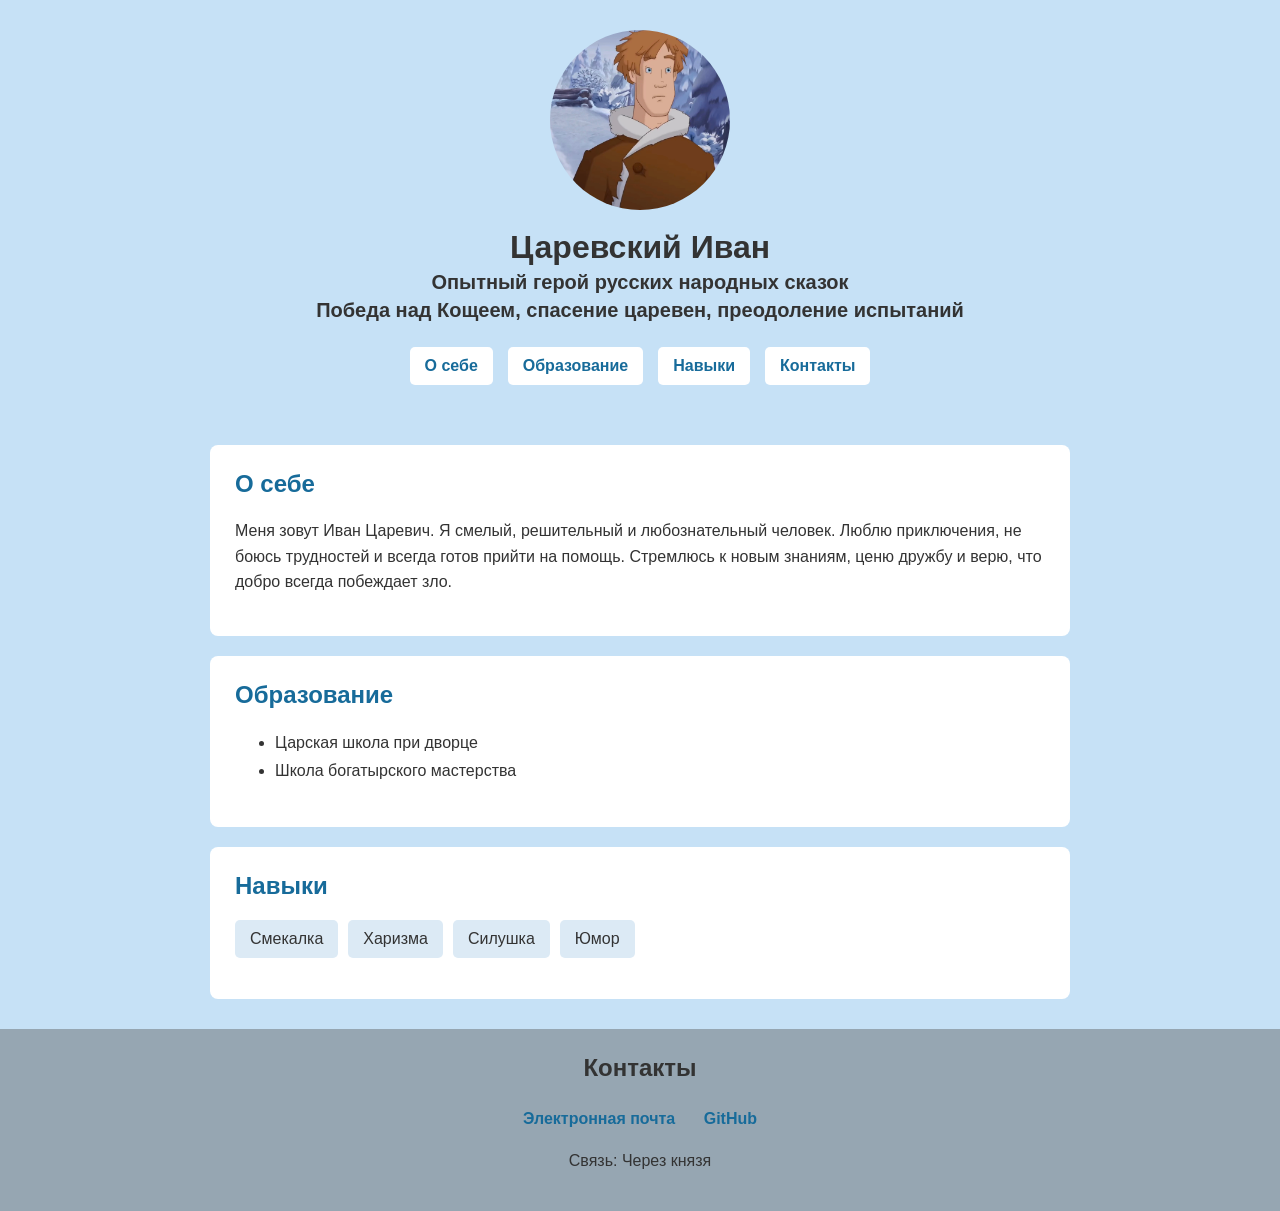
<file: task1/index.html>
<!DOCTYPE html>
<html lang="ru">
<head>
    <meta charset="UTF-8">
    <meta name="viewport" content="width=device-width, initial-scale=1">
    <title>Моё резюме</title>
    <link rel="stylesheet" href="style.css">
</head>
<body>

    <header>
        <img src="images/ivan.jpg" alt="Моя фотография">
        <h1>Царевский Иван</h1>
        <h2>Опытный герой русских народных сказок</h2>
        <p>Победа над Кощеем, спасение царевен, преодоление испытаний</p>

        <nav>
            <a href="#about">О себе</a>
            <a href="#education">Образование</a>
            <a href="#skills">Навыки</a>
            <a href="#contacts">Контакты</a>
        </nav>
    </header>

    <main>
        <section id="about">
            <h2>О себе</h2>
            <p>
                Меня зовут Иван Царевич.
                Я смелый, решительный и любознательный человек.
                Люблю приключения, не боюсь трудностей и всегда готов прийти на помощь.
                Стремлюсь к новым знаниям, ценю дружбу и верю, что добро всегда побеждает зло.
            </p>
        </section>

        <section id="education">
            <h2>Образование</h2>
            <ul>
                <li>Царская школа при дворце</li>
                <li>Школа богатырского мастерства</li>
            </ul>
        </section>

        <section id="skills">
            <h2>Навыки</h2>
            <ul class="skills-list">
                <li class="skill">Смекалка</li>
                <li class="skill">Харизма</li>
                <li class="skill">Силушка</li>
                <li class="skill">Юмор</li>
            </ul>
        </section>
    </main>

    <footer id="contacts">
        <h2>Контакты</h2>

        <a href="mailto:ivantsarevich@gmail.com">
            Электронная почта
        </a>

        <a href="https://github.com/Y0r1ichi/web-course-2026/tree/main/task1">
            GitHub
        </a>

        <p>Связь: Через князя</p>
    </footer>

</body>
</html>
</file>
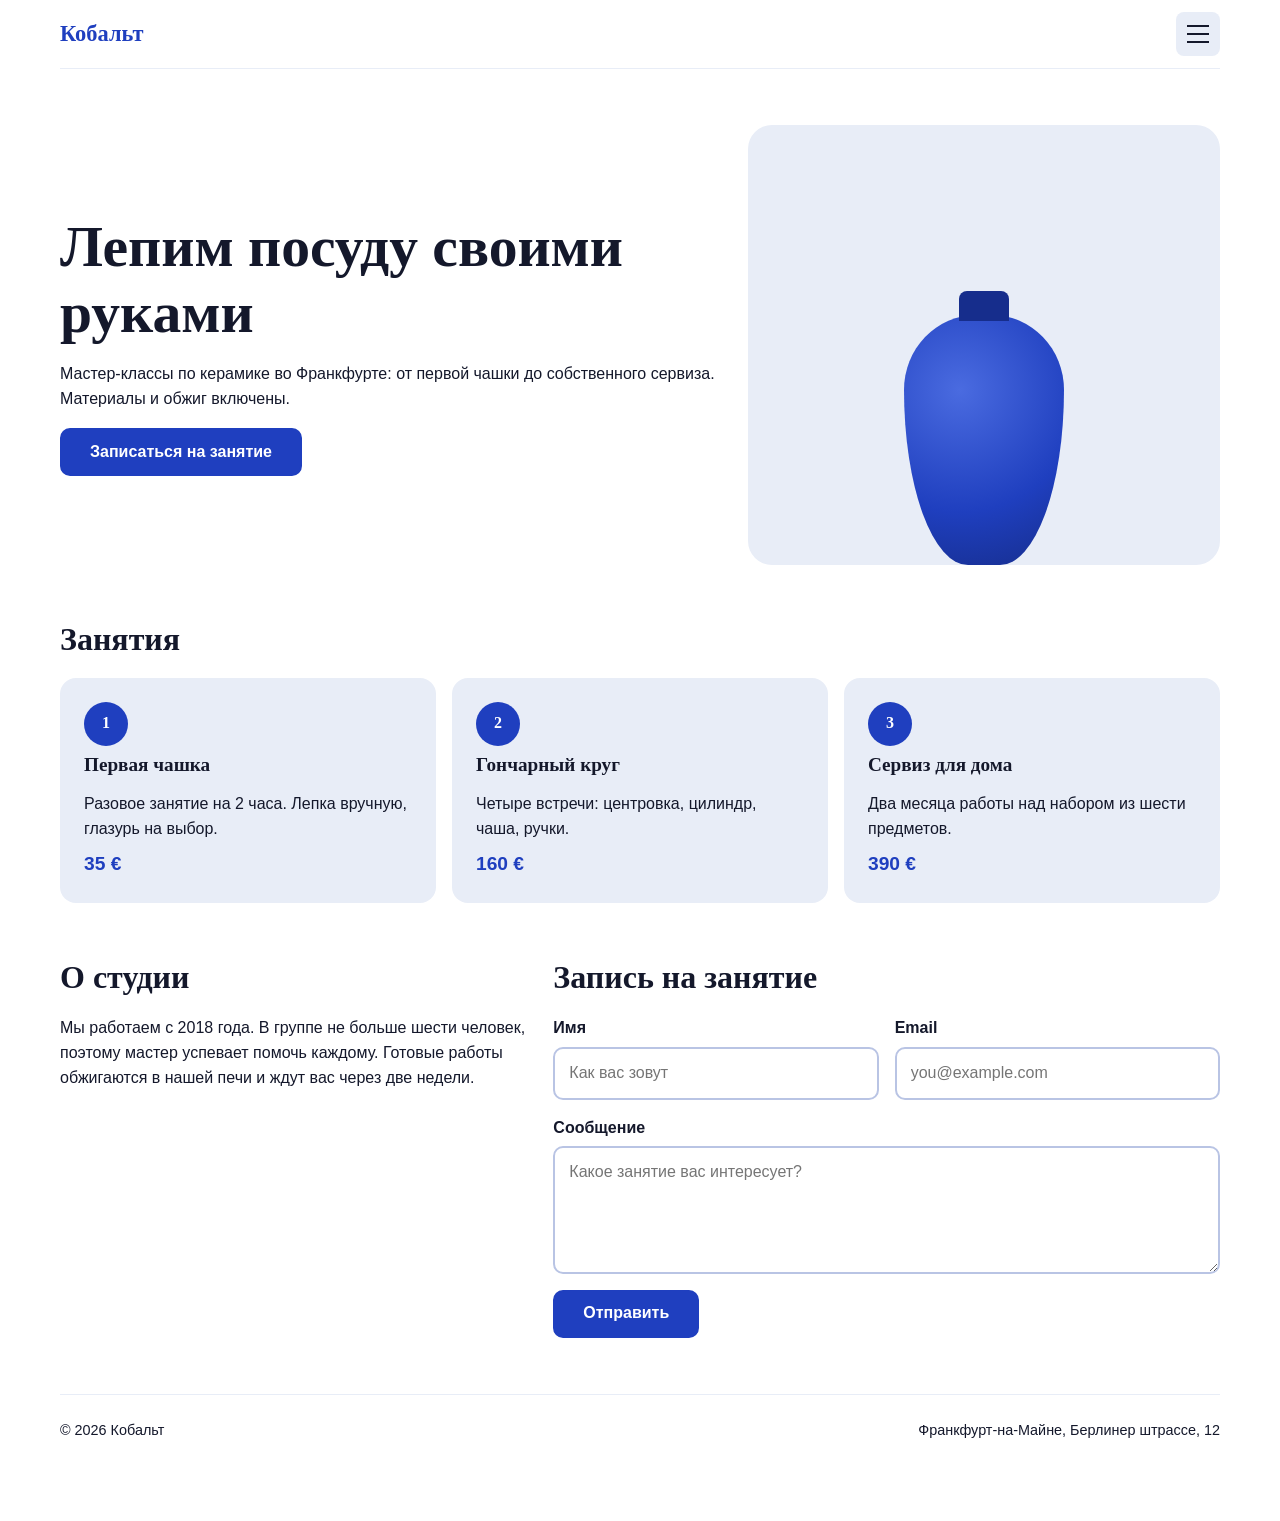
<file: task2/index.html>
<!DOCTYPE html>
<html lang="ru">
<head>
  <meta charset="UTF-8">
  <meta name="viewport" content="width=device-width, initial-scale=1">
  <title>Кобальт — керамическая мастерская</title>
  <link rel="stylesheet" href="style.css">
</head>
<body>
  <div class="page">

    <header class="header">
      <a class="logo" href="#top">Кобальт</a>
      <input type="checkbox" id="menu-toggle" class="menu-toggle" aria-label="Открыть меню">
      <label class="burger" for="menu-toggle" aria-hidden="true">
        <span></span><span></span><span></span>
      </label>
      <nav class="nav" aria-label="Главное меню">
        <a href="#classes">Занятия</a>
        <a href="#about">О студии</a>
        <a href="#contact">Запись</a>
      </nav>
    </header>

    <section class="hero" id="top">
      <div class="hero__text">
        <h1>Лепим посуду своими руками</h1>
        <p>Мастер-классы по керамике во Франкфурте: от первой чашки до собственного сервиза. Материалы и обжиг включены.</p>
        <a class="btn" href="#contact">Записаться на занятие</a>
      </div>
      <div class="hero__art" aria-hidden="true">
        <div class="vase"></div>
      </div>
    </section>

    <section class="classes" id="classes">
      <h2>Занятия</h2>
      <div class="cards">
        <article class="card">
          <div class="card__icon">1</div>
          <h3>Первая чашка</h3>
          <p>Разовое занятие на 2 часа. Лепка вручную, глазурь на выбор.</p>
          <span class="card__price">35 €</span>
        </article>
        <article class="card">
          <div class="card__icon">2</div>
          <h3>Гончарный круг</h3>
          <p>Четыре встречи: центровка, цилиндр, чаша, ручки.</p>
          <span class="card__price">160 €</span>
        </article>
        <article class="card">
          <div class="card__icon">3</div>
          <h3>Сервиз для дома</h3>
          <p>Два месяца работы над набором из шести предметов.</p>
          <span class="card__price">390 €</span>
        </article>
      </div>
    </section>

    <section class="about" id="about">
      <h2>О студии</h2>
      <p>Мы работаем с 2018 года. В группе не больше шести человек, поэтому мастер успевает помочь каждому. Готовые работы обжигаются в нашей печи и ждут вас через две недели.</p>
    </section>

    <section class="contact" id="contact">
      <h2>Запись на занятие</h2>
      <form class="form">
        <label class="form__field">
          <span>Имя</span>
          <input type="text" name="name" placeholder="Как вас зовут">
        </label>
        <label class="form__field">
          <span>Email</span>
          <input type="email" name="email" placeholder="you@example.com">
        </label>
        <label class="form__field form__field--wide">
          <span>Сообщение</span>
          <textarea name="message" rows="4" placeholder="Какое занятие вас интересует?"></textarea>
        </label>
        <button class="btn form__btn" type="button">Отправить</button>
      </form>
    </section>

    <footer class="footer">
      <span>© 2026 Кобальт</span>
      <span>Франкфурт-на-Майне, Берлинер штрассе, 12</span>
    </footer>

  </div>
</body>
</html>
</file>
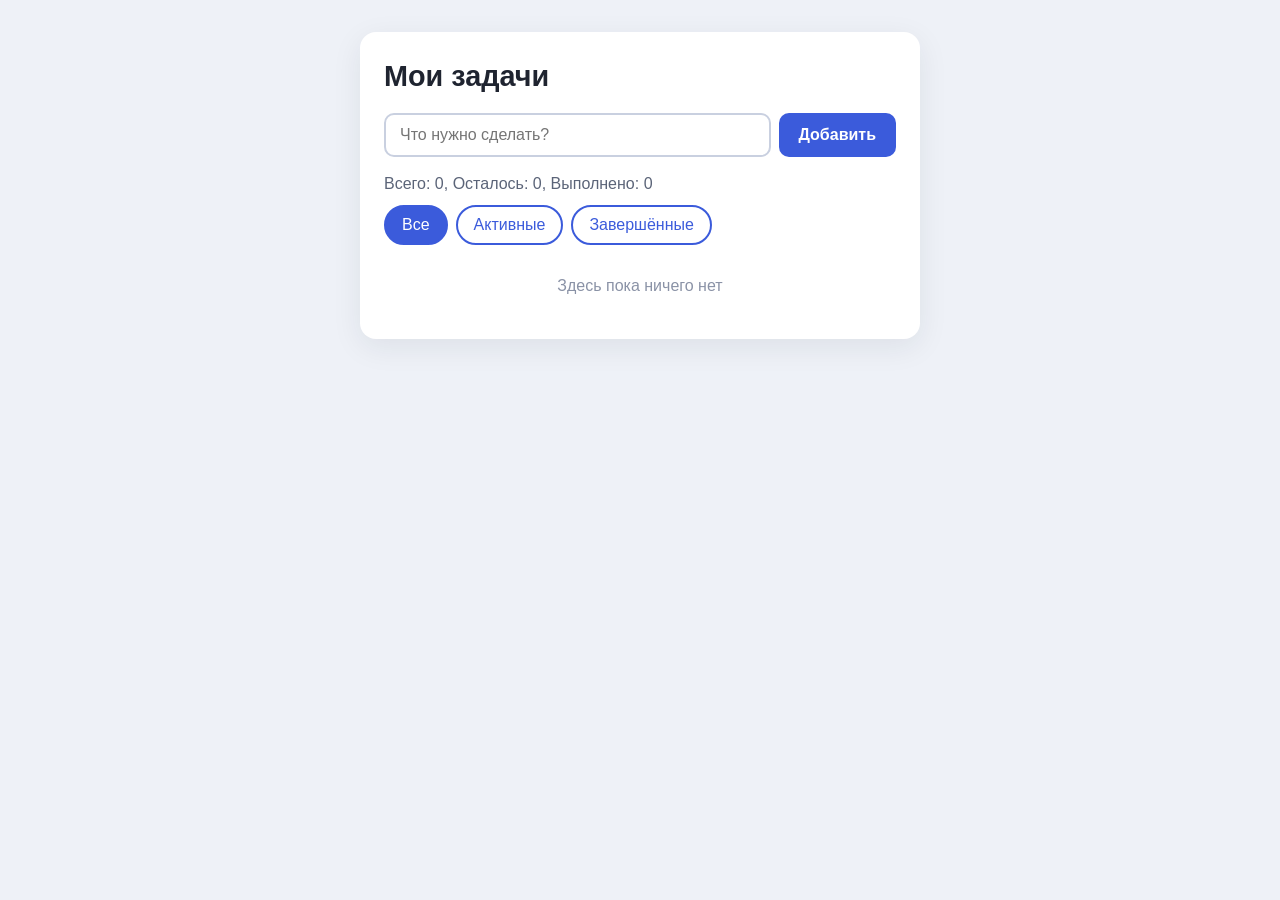
<file: task3/index.html>
<!DOCTYPE html>
<html lang="ru">
<head>
  <meta charset="UTF-8">
  <meta name="viewport" content="width=device-width, initial-scale=1">
  <title>Todo-list</title>
  <link rel="stylesheet" href="style.css">
  <script type="module" src="controller.js"></script>
</head>
<body>
  <main class="app">
    <h1>Мои задачи</h1>

    <form class="add" id="add-form" novalidate>
      <input type="text" id="task-input" placeholder="Что нужно сделать?" aria-label="Текст задачи" autocomplete="off">
      <button type="submit" class="btn">Добавить</button>
    </form>
    <p class="warning" id="warning" role="alert" hidden>Введите текст задачи</p>

    <p class="counter" id="counter">Всего: 0, Осталось: 0, Выполнено: 0</p>

    <div class="filters" id="filters">
      <button type="button" class="filter is-active" data-filter="all">Все</button>
      <button type="button" class="filter" data-filter="active">Активные</button>
      <button type="button" class="filter" data-filter="completed">Завершённые</button>
    </div>

    <ul class="list" id="task-list"></ul>
    <p class="empty" id="empty" hidden>Здесь пока ничего нет</p>
  </main>
</body>
</html>
</file>
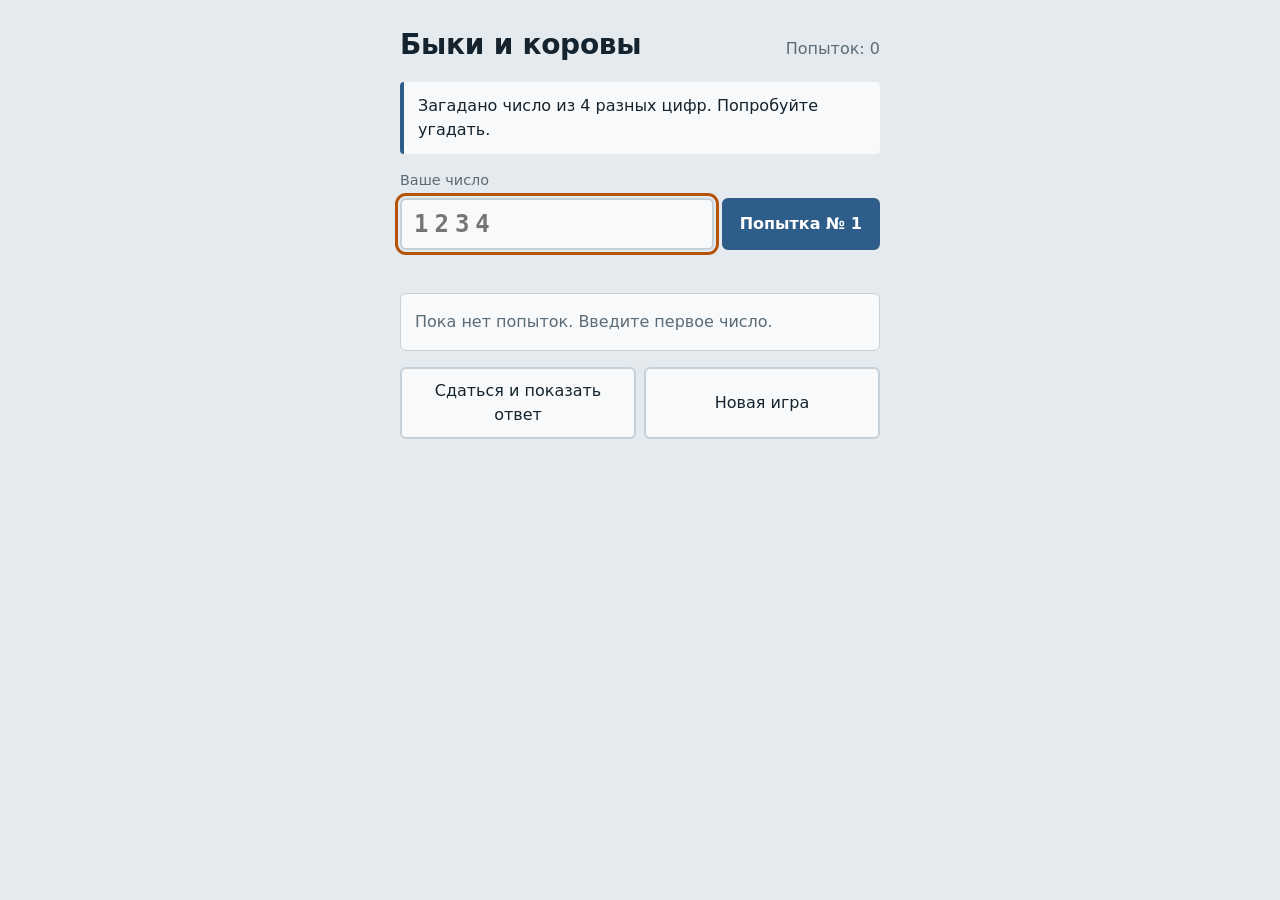
<file: task4/index.html>
<!DOCTYPE html>
<html lang="ru">
<head>
  <meta charset="UTF-8">
  <meta name="viewport" content="width=device-width, initial-scale=1">
  <title>Быки и коровы</title>
  <link rel="stylesheet" href="style.css">
  <script type="module" src="controller.js"></script>
</head>
<body>
  <main class="game">
    <header class="game__header">
      <h1>Быки и коровы</h1>
      <p id="counter" class="game__counter">Попыток: 0</p>
    </header>

    <p id="message" class="message" role="status" aria-live="polite"></p>

    <form id="guess-form" class="guess" autocomplete="off" novalidate>
      <label class="guess__label" for="guess-input">Ваше число</label>
      <div class="guess__row">
        <input id="guess-input" class="guess__input" type="text" inputmode="numeric" placeholder="1234">
        <button id="submit-btn" class="btn btn--primary" type="submit">Попытка № 1</button>
      </div>
      <p id="error" class="error" role="alert"></p>
    </form>

    <section class="history-block" aria-label="История попыток">
      <p id="history-empty" class="history__empty">Пока нет попыток. Введите первое число.</p>
      <ol id="history" class="history"></ol>
    </section>

    <footer class="actions">
      <button id="giveup-btn" class="btn" type="button">Сдаться и показать ответ</button>
      <button id="newgame-btn" class="btn" type="button">Новая игра</button>
    </footer>
  </main>
</body>
</html>
</file>
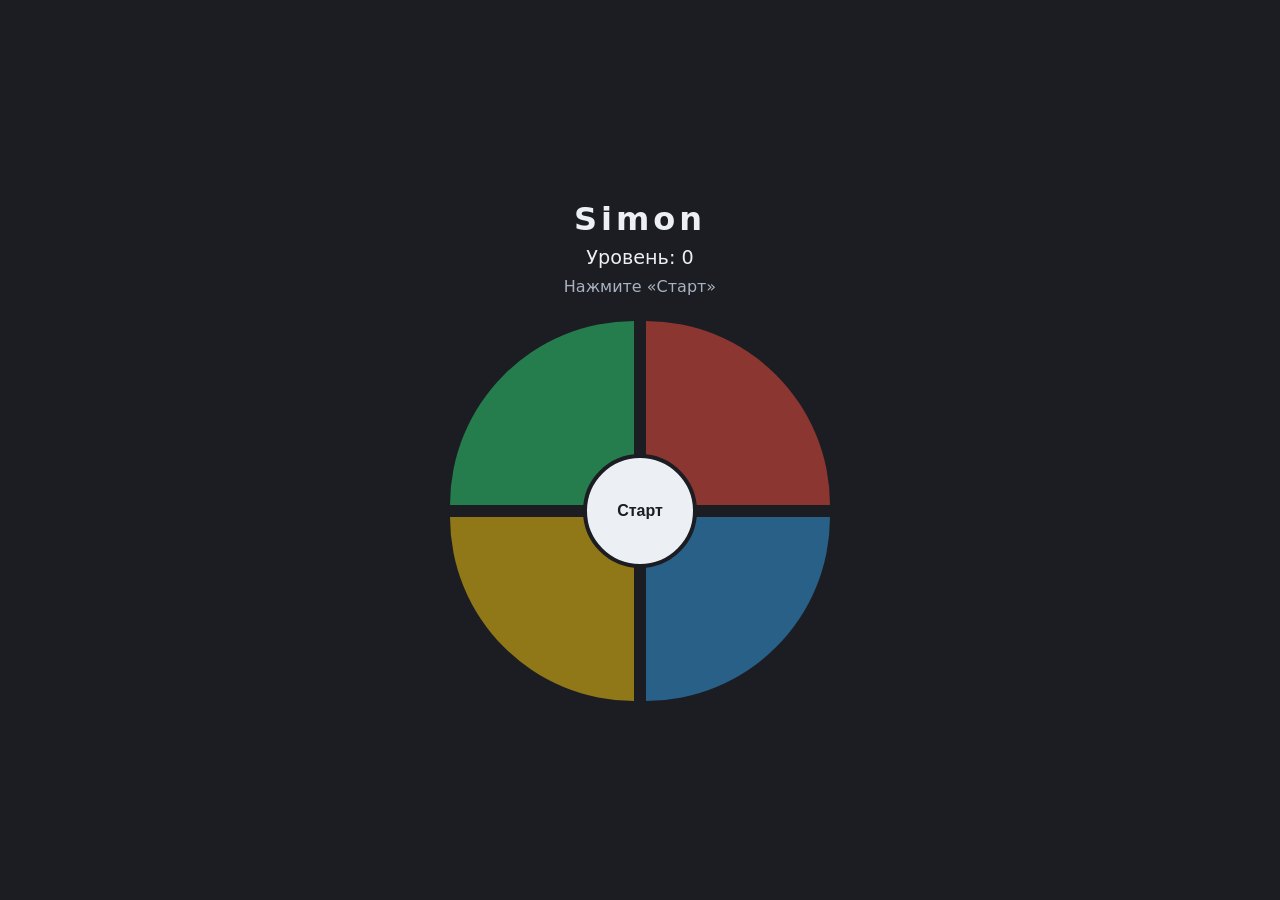
<file: task5/index.html>
<!DOCTYPE html>
<html lang="ru">
<head>
  <meta charset="UTF-8">
  <meta name="viewport" content="width=device-width, initial-scale=1">
  <title>Simon</title>
  <link rel="stylesheet" href="style.css">
</head>
<body>
  <main class="game">
    <h1>Simon</h1>
    <p class="level">Уровень: <span id="level">0</span></p>
    <p class="status" id="status">Нажмите «Старт»</p>

    <div class="board">
      <button class="pad pad--green"  data-color="green"  aria-label="Зелёный"></button>
      <button class="pad pad--red"    data-color="red"    aria-label="Красный"></button>
      <button class="pad pad--yellow" data-color="yellow" aria-label="Жёлтый"></button>
      <button class="pad pad--blue"   data-color="blue"   aria-label="Синий"></button>
      <button class="start" id="start">Старт</button>
    </div>
  </main>
  <script type="module" src="controller.js"></script>
</body>
</html>
</file>
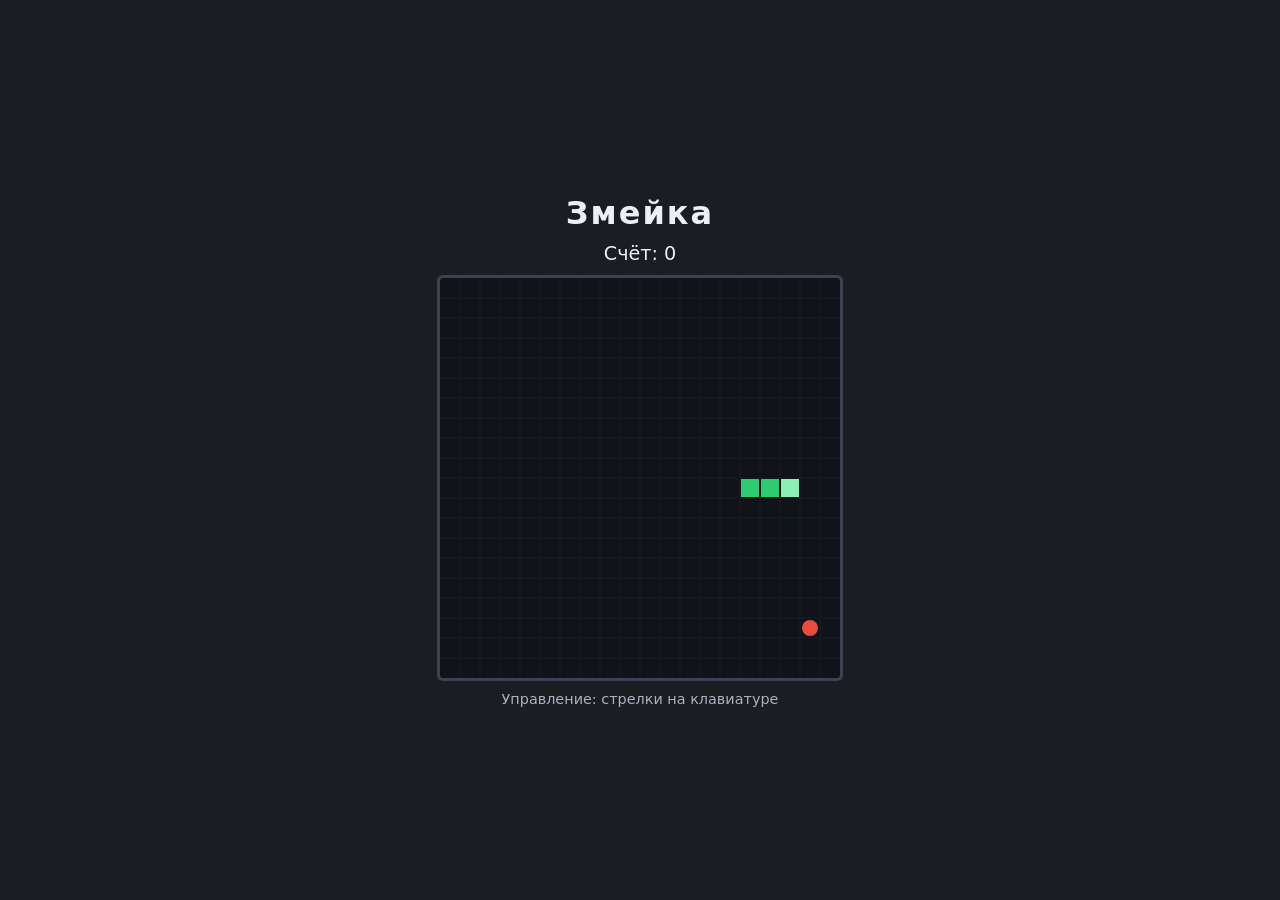
<file: task6/index.html>
<!DOCTYPE html>
<html lang="ru">
<head>
  <meta charset="UTF-8">
  <meta name="viewport" content="width=device-width, initial-scale=1">
  <title>Змейка</title>
  <link rel="stylesheet" href="style.css">
</head>
<body>
  <main class="game">
    <h1>Змейка</h1>
    <p class="score">Счёт: <span id="score">0</span></p>
    <canvas id="board" width="400" height="400"></canvas>
    <button id="restart" hidden>Начать заново</button>
    <p class="hint">Управление: стрелки на клавиатуре</p>
  </main>
  <script type="module" src="controller.js"></script>
</body>
</html>
</file>
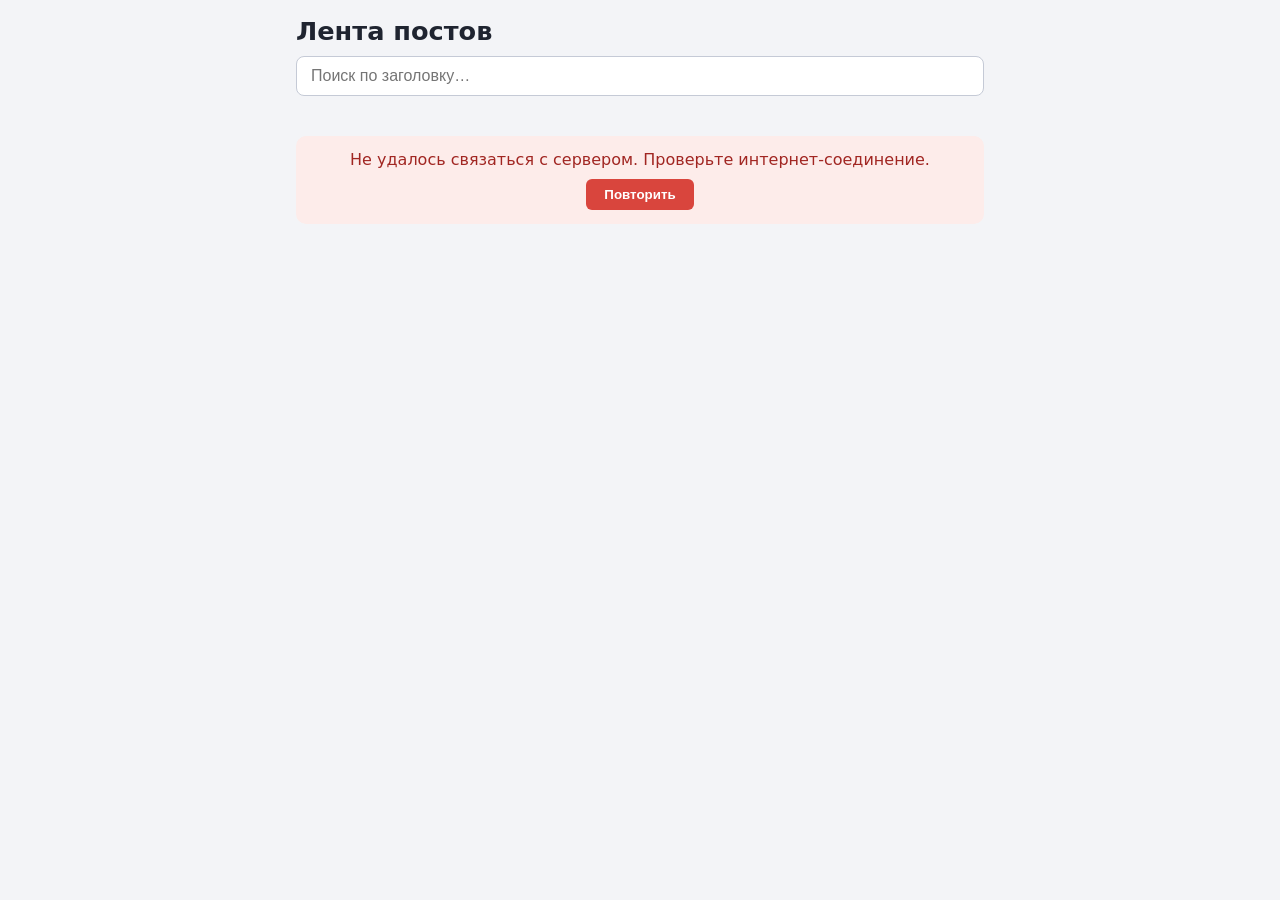
<file: task7/index.html>
<!DOCTYPE html>
<html lang="ru">
<head>
  <meta charset="UTF-8">
  <meta name="viewport" content="width=device-width, initial-scale=1">
  <title>Лента постов</title>
  <link rel="stylesheet" href="style.css">
</head>
<body>
  <main class="app">
    <header class="header">
      <h1>Лента постов</h1>
      <input id="search" type="search" placeholder="Поиск по заголовку…" autocomplete="off">
      <p class="info" id="info" hidden></p>
    </header>

    <section id="posts" class="posts"></section>

    <p class="notice" id="empty" hidden>Ничего не найдено.</p>
    <div class="loader" id="loader" hidden><span class="spinner"></span> Загрузка…</div>
    <div class="error" id="error" hidden>
      <p id="error-text"></p>
      <button id="retry" type="button">Повторить</button>
    </div>
    <p class="notice" id="end" hidden>Больше постов нет.</p>
  </main>
  <script type="module" src="controller.js"></script>
</body>
</html>
</file>
<file: task1/style.css>
html{
    scroll-behavior: smooth;
}
*{
    box-sizing: border-box;
}
body{
    margin: 0;
    font-family: Arial,sans-serif;
    background-color: #c6e1f6;
    color: #333;
}
header{
    background-color: #c6e1f6;
    text-align: center;
    padding: 30px 20px;
}
header img {
    width: 180px;
    height: 180px;
    border-radius: 50%;
    object-fit: cover;
}
header h1 {
    margin: 15px 0 5px;
}
header h2 {
    font-size: 20px;
    font: weight 1000px;
    margin: 5px 0;
}

header p {
   font-size: 20px;
    font-weight:bold;
    margin: 5px 0;
}
nav{
    display: flex;
    justify-content: center;
    align-items: center;
    flex-wrap: wrap;
    gap: 15px;
    margin-top: 25px;
}
nav a {
    display: inline-block;
    color: #176b9a;
    text-decoration: none;
    font-weight: bold;
    padding: 10px 15px;
    background-color: white;
    border-radius: 5px;
}
nav a:hover {
    background-color: #176b9a;
    color: rgb(186, 118, 118);
}
main {
    display: flex;
    flex-direction: column;
    gap: 20px;
    max-width: 900px;
    margin: 30px auto;
    padding: 0 20px;
}
section {
    background-color: white;
    padding: 25px;
    border-radius: 8px;
    scroll-margin-top: 20px;
}
section h2 {
    margin-top: 0;
    color: #176b9a;
}
section p {
    line-height: 1.6;
}
#education ul {
    line-height: 1.8;
}
.skills-list {
    display: flex;
    flex-wrap: wrap;
    gap: 10px;
    list-style: none;
    padding: 0;
}
.skill {
    background-color: #dceaf5;
    padding: 10px 15px;
    border-radius: 5px;
}
footer {
    background-color: #96a6b2;
    padding: 25px;
    text-align: center;
    scroll-margin-top: 20px;
}
footer h2 {
    margin-top: 0;
}
footer a {
    display: inline-block;
    color: #176b9a;
    text-decoration: none;
    margin: 8px 12px;
    font-weight: bold;
}
footer a:hover {
    color: blue;
    text-decoration: underline;
}
</file>
<file: task2/style.css>
/* ===== Базовые стили: MOBILE FIRST (до 767px) ===== */
:root {
  --ink: #14182b;
  --blue: #1f3fbf;
  --blue-dark: #162d8c;
  --mist: #e8edf7;
  --white: #ffffff;
  --gap: 16px;
}

* { box-sizing: border-box; margin: 0; padding: 0; }

html { scroll-behavior: smooth; }

body {
  font-family: "Trebuchet MS", "Segoe UI", Arial, sans-serif;
  color: var(--ink);
  background: var(--white);
  line-height: 1.55;
  overflow-x: hidden;
}

h1, h2, h3 { font-family: Georgia, "Times New Roman", serif; line-height: 1.15; }
h1 { font-size: 2rem; }
h2 { font-size: 1.6rem; margin-bottom: 20px; }
h3 { font-size: 1.2rem; margin-bottom: 8px; }
a { color: inherit; }

/* ---- Основная сетка страницы: CSS Grid ---- */
.page {
  display: grid;
  grid-template-columns: minmax(0, 1fr);
  grid-template-rows: auto auto auto auto auto auto;
  gap: 40px;
  max-width: 1440px;
  margin: 0 auto;
  padding: 0 20px;
}

.header  { grid-row: 1; }
.hero    { grid-row: 2; }
.classes { grid-row: 3; }
.about   { grid-row: 4; }
.contact { grid-row: 5; }
.footer  { grid-row: 6; }

/* ---- Шапка (Flexbox) ---- */
.header {
  position: relative;
  display: flex;
  align-items: center;
  justify-content: space-between;
  padding: 12px 0;
  border-bottom: 1px solid var(--mist);
}

.logo {
  display: flex;
  align-items: center;
  min-height: 44px;
  font-family: Georgia, serif;
  font-size: 1.4rem;
  font-weight: bold;
  color: var(--blue);
  text-decoration: none;
}

/* ---- Гамбургер без JS: скрытый чекбокс + label ---- */
/* Чекбокс лежит поверх бургера, невидим, но принимает клик и фокус */
.menu-toggle {
  position: absolute;
  top: 12px;
  right: 0;
  width: 44px;
  height: 44px;
  margin: 0;
  opacity: 0;
  z-index: 11;
  cursor: pointer;
}

.burger {
  display: flex;
  flex-direction: column;
  justify-content: center;
  align-items: center;
  gap: 6px;
  width: 44px;
  height: 44px;
  background: var(--mist);
  border-radius: 8px;
  cursor: pointer;
}
.burger span {
  display: block;
  width: 22px;
  height: 2px;
  background: var(--ink);
  transition: background-color 0.3s ease, transform 0.3s ease, opacity 0.3s ease;
}
.menu-toggle:hover + .burger span { background: var(--blue); }
.menu-toggle:focus-visible + .burger { outline: 3px solid var(--ink); outline-offset: 3px; }

/* Открытое состояние: три полоски превращаются в крестик */
.menu-toggle:checked + .burger span:nth-child(1) { transform: translateY(8px) rotate(45deg); }
.menu-toggle:checked + .burger span:nth-child(2) { opacity: 0; }
.menu-toggle:checked + .burger span:nth-child(3) { transform: translateY(-8px) rotate(-45deg); }

/* ---- Меню: скрыто, открывается чекбоксом на любой ширине ---- */
.nav { display: none; }

.menu-toggle:checked ~ .nav {
  display: flex;
  flex-direction: column;
  position: absolute;
  top: 100%;
  left: 0;
  right: 0;
  z-index: 10;
  padding: 8px 20px;
  background: var(--white);
  border-bottom: 1px solid var(--mist);
  box-shadow: 0 10px 24px rgba(20, 24, 43, 0.1);
}
.nav a {
  display: flex;
  align-items: center;
  min-height: 48px;
  text-decoration: none;
  transition: color 0.3s ease;
}
.nav a:hover { color: var(--blue); }

/* ---- Герой ---- */
.hero {
  display: grid;
  grid-template-columns: minmax(0, 1fr);
  gap: 28px;
}
.hero__text { display: flex; flex-direction: column; align-items: flex-start; gap: 16px; }
.hero__art {
  display: flex;
  align-items: flex-end;
  justify-content: center;
  height: 260px;
  background: var(--mist);
  border-radius: 24px;
}
.vase {
  width: 120px;
  height: 190px;
  background: radial-gradient(circle at 35% 30%, #4a6be0, var(--blue) 60%, var(--blue-dark));
  border-radius: 45% 45% 40% 40% / 30% 30% 70% 70%;
  position: relative;
}
.vase::before {
  content: "";
  position: absolute;
  top: -24px;
  left: 50%;
  width: 50px;
  height: 30px;
  transform: translateX(-50%);
  background: var(--blue-dark);
  border-radius: 8px 8px 0 0;
}

/* ---- Кнопки ---- */
.btn {
  display: inline-flex;
  align-items: center;
  justify-content: center;
  min-height: 48px;
  min-width: 48px;
  padding: 0 28px;
  font: inherit;
  font-weight: bold;
  color: var(--white);
  background: var(--blue);
  border: 2px solid var(--blue);
  border-radius: 10px;
  text-decoration: none;
  cursor: pointer;
  transition: background-color 0.3s ease, transform 0.2s ease;
}
.btn:hover { background: var(--blue-dark); transform: translateY(-2px); }
.btn:focus-visible { outline: 3px solid var(--ink); outline-offset: 3px; }

/* ---- Карточки: сетка карточек (Grid), внутри карточки — Flexbox ---- */
.cards {
  display: grid;
  grid-template-columns: minmax(0, 1fr);
  gap: var(--gap);
}
.card {
  display: flex;
  flex-direction: column;
  gap: 8px;
  padding: 24px;
  background: var(--mist);
  border-radius: 16px;
  transition: transform 0.3s ease, box-shadow 0.3s ease;
}
.card:hover {
  transform: scale(1.03);
  box-shadow: 0 10px 24px rgba(31, 63, 191, 0.2);
}
.card__icon {
  display: flex;
  align-items: center;
  justify-content: center;
  width: 44px;
  height: 44px;
  font-family: Georgia, serif;
  font-weight: bold;
  color: var(--white);
  background: var(--blue);
  border-radius: 50%;
}
.card__price { margin-top: auto; font-weight: bold; color: var(--blue); font-size: 1.2rem; }

/* ---- О студии ---- */
.about p { max-width: 60ch; }

/* ---- Форма ---- */
.form {
  display: grid;
  grid-template-columns: minmax(0, 1fr);
  gap: var(--gap);
}
.form__field { display: flex; flex-direction: column; gap: 6px; font-weight: bold; }

input[type="text"], input[type="email"], textarea {
  width: 100%;
  min-height: 48px;
  padding: 12px 14px;
  font: inherit;
  font-weight: normal;
  color: var(--ink);
  background: var(--white);
  border: 2px solid #b9c4e4;
  border-radius: 10px;
  transition: border-color 0.3s ease, box-shadow 0.3s ease;
}
textarea { resize: vertical; }
input[type="text"]:hover, input[type="email"]:hover, textarea:hover { border-color: var(--blue); }
input[type="text"]:focus, input[type="email"]:focus, textarea:focus {
  outline: none;
  border-color: var(--blue);
  box-shadow: 0 0 0 4px rgba(31, 63, 191, 0.25);
}
.form__btn { width: 100%; }

/* ---- Футер (Flexbox) ---- */
.footer {
  display: flex;
  flex-direction: column;
  gap: 6px;
  padding: 24px 0;
  font-size: 0.9rem;
  border-top: 1px solid var(--mist);
}

/* ===== Планшет: от 768px ===== */
@media (min-width: 768px) {
  h1 { font-size: 2.8rem; }
  h2 { font-size: 2rem; }

  .page {
    grid-template-columns: repeat(2, minmax(0, 1fr));
    gap: 56px 24px;
    padding: 0 40px;
  }
  .header, .hero, .classes, .about, .contact, .footer { grid-column: 1 / -1; }

  .hero { grid-template-columns: repeat(2, minmax(0, 1fr)); align-items: center; }
  .hero__art { height: 340px; }

  .cards { grid-template-columns: repeat(2, minmax(0, 1fr)); }
  .cards .card:last-child { grid-column: 1 / -1; }

  .form { grid-template-columns: repeat(2, minmax(0, 1fr)); }
  .form__field--wide, .form__btn { grid-column: 1 / -1; }
  .form__btn { width: auto; justify-self: start; }

  .footer { flex-direction: row; justify-content: space-between; }

  /* Выпадающее меню на планшете и десктопе — компактная панель справа */
  .menu-toggle:checked ~ .nav {
    left: auto;
    min-width: 260px;
    border: 1px solid var(--mist);
    border-radius: 12px;
  }
}

/* ===== Десктоп: от 1200px ===== */
@media (min-width: 1200px) {
  h1 { font-size: 3.6rem; }

  .page {
    grid-template-columns: repeat(12, minmax(0, 1fr));
    padding: 0 60px;
  }
  .header, .hero, .classes, .footer { grid-column: 1 / -1; }

  /* «О студии» и форма стоят рядом */
  .about   { grid-column: 1 / 6; grid-row: 4; }
  .contact { grid-column: 6 / -1; grid-row: 4; }
  .footer  { grid-row: 5; }

  .hero { grid-template-columns: 7fr 5fr; }
  .hero__art { height: 440px; }
  .vase { width: 160px; height: 250px; }

  .cards { grid-template-columns: repeat(3, minmax(0, 1fr)); }
  .cards .card:last-child { grid-column: auto; }
}
</file>
<file: task3/style.css>
* { box-sizing: border-box; margin: 0; padding: 0; }

body {
  font-family: "Segoe UI", Arial, sans-serif;
  color: #1f2430;
  background: #eef1f7;
  min-height: 100vh;
  display: flex;
  justify-content: center;
  padding: 32px 16px;
}

.app {
  width: 100%;
  max-width: 560px;
  height: fit-content;
  background: #fff;
  border-radius: 16px;
  padding: 28px 24px;
  box-shadow: 0 8px 30px rgba(31, 36, 48, 0.08);
}

h1 { font-size: 1.8rem; margin-bottom: 20px; }

.add { display: flex; gap: 8px; }

input[type="text"] {
  flex: 1;
  min-width: 0;
  min-height: 44px;
  padding: 0 14px;
  font: inherit;
  border: 2px solid #c9d0e0;
  border-radius: 10px;
  transition: border-color 0.2s, box-shadow 0.2s;
}
input[type="text"]:focus {
  outline: none;
  border-color: #3b5bdb;
  box-shadow: 0 0 0 3px rgba(59, 91, 219, 0.2);
}
input[type="text"].invalid { border-color: #d9363e; }

.btn {
  min-height: 44px;
  padding: 0 20px;
  font: inherit;
  font-weight: 600;
  color: #fff;
  background: #3b5bdb;
  border: none;
  border-radius: 10px;
  cursor: pointer;
  transition: background-color 0.2s;
}
.btn:hover { background: #2f4ac0; }

.warning { margin-top: 8px; color: #d9363e; font-size: 0.9rem; }

.counter { margin: 18px 0 12px; color: #5b6478; }

.filters { display: flex; gap: 8px; margin-bottom: 16px; flex-wrap: wrap; }
.filter {
  min-height: 40px;
  padding: 0 16px;
  font: inherit;
  color: #3b5bdb;
  background: #fff;
  border: 2px solid #3b5bdb;
  border-radius: 999px;
  cursor: pointer;
  transition: background-color 0.2s, color 0.2s;
}
.filter:hover { background: #e7ecff; }
.filter.is-active { color: #fff; background: #3b5bdb; }

.list { list-style: none; display: flex; flex-direction: column; gap: 8px; }

.task {
  display: flex;
  align-items: center;
  gap: 12px;
  padding: 10px 12px;
  background: #f5f7fc;
  border-radius: 10px;
}
.task input[type="checkbox"] { width: 22px; height: 22px; cursor: pointer; flex-shrink: 0; }
.task__text { flex: 1; min-width: 0; overflow-wrap: anywhere; transition: opacity 0.2s; }
.task.completed .task__text { text-decoration: line-through; opacity: 0.6; }

.task__delete {
  min-height: 36px;
  padding: 0 12px;
  font: inherit;
  font-size: 0.9rem;
  color: #d9363e;
  background: transparent;
  border: 1px solid #d9363e;
  border-radius: 8px;
  cursor: pointer;
  transition: background-color 0.2s, color 0.2s;
}
.task__delete:hover { background: #d9363e; color: #fff; }

.empty { text-align: center; color: #8a92a6; padding: 16px 0; }

[hidden] { display: none !important; }
</file>
<file: task4/style.css>
:root {
  --ink: #14232e;
  --muted: #5b6b77;
  --bg: #e4eaee;
  --panel: #f7f9fa;
  --line: #c5d0d8;
  --bull: #b45309;
  --cow: #2f5d8a;
  --win: #1f7a4d;
  --error: #b42318;
  --mono: ui-monospace, "SF Mono", Menlo, Consolas, monospace;
  --sans: system-ui, -apple-system, "Segoe UI", Roboto, sans-serif;
}

@media (prefers-color-scheme: dark) {
  :root {
    --ink: #e6edf2;
    --muted: #93a3af;
    --bg: #0f1a22;
    --panel: #172630;
    --line: #2a3d49;
    --bull: #f0a24b;
    --cow: #7fb2e5;
    --win: #5fcf9a;
    --error: #ff8a80;
  }
}

* {
  box-sizing: border-box;
}

body {
  margin: 0;
  min-height: 100vh;
  display: flex;
  justify-content: center;
  padding: 24px 16px;
  background: var(--bg);
  color: var(--ink);
  font-family: var(--sans);
  line-height: 1.5;
}

.game {
  width: 100%;
  max-width: 480px;
  display: flex;
  flex-direction: column;
  gap: 16px;
}

.game__header {
  display: flex;
  justify-content: space-between;
  align-items: baseline;
}

h1 {
  margin: 0;
  font-size: 1.75rem;
  letter-spacing: -0.01em;
}

.game__counter {
  margin: 0;
  color: var(--muted);
  font-variant-numeric: tabular-nums;
}

.message {
  margin: 0;
  padding: 12px 14px;
  background: var(--panel);
  border-left: 4px solid var(--cow);
  border-radius: 4px;
}

.message[data-status="won"] {
  border-left-color: var(--win);
  font-weight: 600;
}

.message[data-status="gaveUp"] {
  border-left-color: var(--bull);
  font-weight: 600;
}

.guess__label {
  display: block;
  margin-bottom: 6px;
  color: var(--muted);
  font-size: 0.9rem;
}

.guess__row {
  display: flex;
  gap: 8px;
}

.guess__input {
  flex: 1;
  min-width: 0;
  padding: 10px 12px;
  border: 2px solid var(--line);
  border-radius: 6px;
  background: var(--panel);
  color: var(--ink);
  font: 600 1.5rem var(--mono);
  letter-spacing: 0.25em;
}

.guess__input:disabled {
  opacity: 0.5;
}

.btn {
  padding: 10px 16px;
  border: 2px solid var(--line);
  border-radius: 6px;
  background: var(--panel);
  color: var(--ink);
  font: inherit;
  cursor: pointer;
}

.btn:hover:not(:disabled) {
  border-color: var(--cow);
}

.btn:disabled {
  opacity: 0.5;
  cursor: not-allowed;
}

.btn--primary {
  border-color: var(--cow);
  background: var(--cow);
  color: #fff;
  font-weight: 600;
  white-space: nowrap;
}

.btn--primary:hover:not(:disabled) {
  filter: brightness(1.1);
}

.btn:focus-visible,
.guess__input:focus-visible {
  outline: 3px solid var(--bull);
  outline-offset: 2px;
}

.error {
  min-height: 1.5em;
  margin: 6px 0 0;
  color: var(--error);
  font-size: 0.9rem;
}

.history-block {
  background: var(--panel);
  border: 1px solid var(--line);
  border-radius: 6px;
}

.history {
  list-style: none;
  margin: 0;
  padding: 0;
  max-height: 320px;
  overflow-y: auto;
}

.history__item {
  display: flex;
  gap: 12px;
  padding: 10px 14px;
  border-bottom: 1px solid var(--line);
}

.history__item:last-child {
  border-bottom: 0;
}

.history__guess {
  font: 600 1.1rem var(--mono);
  letter-spacing: 0.15em;
}

.history__hint {
  color: var(--cow);
}

.history__item--win .history__hint {
  color: var(--win);
  font-weight: 600;
}

.history__empty {
  margin: 0;
  padding: 16px 14px;
  color: var(--muted);
}

.actions {
  display: flex;
  gap: 8px;
  flex-wrap: wrap;
}

.actions .btn {
  flex: 1;
}
</file>
<file: task5/style.css>
* { box-sizing: border-box; }

body {
  margin: 0;
  min-height: 100vh;
  display: flex;
  justify-content: center;
  align-items: center;
  background: #1b1d23;
  color: #eceff4;
  font-family: system-ui, sans-serif;
}

.game { display: flex; flex-direction: column; align-items: center; gap: 8px; }
h1 { margin: 0; letter-spacing: 4px; }
.level { margin: 0; font-size: 1.2rem; }
.status { margin: 0 0 12px; min-height: 1.5em; color: #aab2c0; }

.board {
  position: relative;
  display: grid;
  grid-template-columns: 1fr 1fr;
  grid-template-rows: 1fr 1fr;
  gap: 12px;
  width: min(80vw, 380px);
  aspect-ratio: 1;
}

.pad {
  border: none;
  cursor: pointer;
  opacity: 0.55;
  transition: opacity 0.1s, filter 0.1s, transform 0.1s;
}
.pad--green  { background: #2ecc71; border-top-left-radius: 100%; }
.pad--red    { background: #e74c3c; border-top-right-radius: 100%; }
.pad--yellow { background: #f1c40f; border-bottom-left-radius: 100%; }
.pad--blue   { background: #3498db; border-bottom-right-radius: 100%; }

.pad.is-lit { opacity: 1; filter: brightness(1.3); transform: scale(1.03); }

.start {
  position: absolute;
  top: 50%; left: 50%;
  transform: translate(-50%, -50%);
  width: 30%; aspect-ratio: 1;
  border-radius: 50%;
  border: 4px solid #1b1d23;
  background: #eceff4;
  color: #1b1d23;
  font-weight: 700;
  font-size: 1rem;
  cursor: pointer;
}
.start:hover { background: #fff; }
</file>
<file: task6/style.css>
* { box-sizing: border-box; }

body {
  margin: 0;
  min-height: 100vh;
  display: flex;
  justify-content: center;
  align-items: center;
  background: #1b1d23;
  color: #eceff4;
  font-family: system-ui, sans-serif;
}

.game { display: flex; flex-direction: column; align-items: center; gap: 10px; }
h1 { margin: 0; letter-spacing: 2px; }
.score { margin: 0; font-size: 1.2rem; }
.hint { margin: 0; color: #aab2c0; font-size: 0.9rem; }

canvas {
  display: block;
  border: 3px solid #3b4252;
  border-radius: 6px;
  background: #11131a;
  max-width: 100%;
}

#restart {
  padding: 10px 22px;
  font-size: 1rem;
  font-weight: 600;
  border: none;
  border-radius: 6px;
  background: #2ecc71;
  color: #11131a;
  cursor: pointer;
}
#restart:hover { background: #3fe083; }
#restart[hidden] { display: none; }
</file>
<file: task7/style.css>
* { box-sizing: border-box; }
[hidden] { display: none !important; }

body {
  margin: 0;
  background: #f3f4f7;
  color: #1f2430;
  font-family: system-ui, sans-serif;
}

.app { max-width: 720px; margin: 0 auto; padding: 0 16px 40px; }

.header {
  position: sticky;
  top: 0;
  z-index: 1;
  padding: 16px 0 12px;
  background: #f3f4f7;
}
h1 { margin: 0 0 10px; font-size: 1.6rem; }

#search {
  width: 100%;
  padding: 10px 14px;
  font-size: 1rem;
  border: 1px solid #c5cad6;
  border-radius: 8px;
  background: #fff;
}
#search:focus { outline: 2px solid #4c7cf0; border-color: transparent; }

.info { margin: 8px 0 0; font-size: 0.85rem; color: #6a7285; }

.posts { display: flex; flex-direction: column; gap: 12px; margin-top: 8px; }

.card {
  padding: 16px 18px;
  background: #fff;
  border-radius: 10px;
  box-shadow: 0 1px 3px rgba(20, 30, 60, 0.12);
}
.card__title { margin: 0 0 8px; font-size: 1.05rem; text-transform: capitalize; }
.card__body { margin: 0 0 10px; line-height: 1.45; color: #3b4254; }
.card__author { font-size: 0.85rem; color: #6a7285; }

.notice { text-align: center; color: #6a7285; margin: 20px 0; }

.loader {
  display: flex;
  justify-content: center;
  align-items: center;
  gap: 10px;
  margin: 20px 0;
  color: #4c7cf0;
}
.spinner {
  width: 20px;
  height: 20px;
  border: 3px solid #cfd8f6;
  border-top-color: #4c7cf0;
  border-radius: 50%;
  animation: spin 0.8s linear infinite;
}
@keyframes spin { to { transform: rotate(360deg); } }

.error {
  margin: 20px 0;
  padding: 14px 16px;
  text-align: center;
  background: #fdecea;
  color: #a12622;
  border-radius: 10px;
}
.error p { margin: 0 0 10px; }
.error button {
  padding: 8px 18px;
  border: none;
  border-radius: 6px;
  background: #d9453d;
  color: #fff;
  font-weight: 600;
  cursor: pointer;
}
</file>
